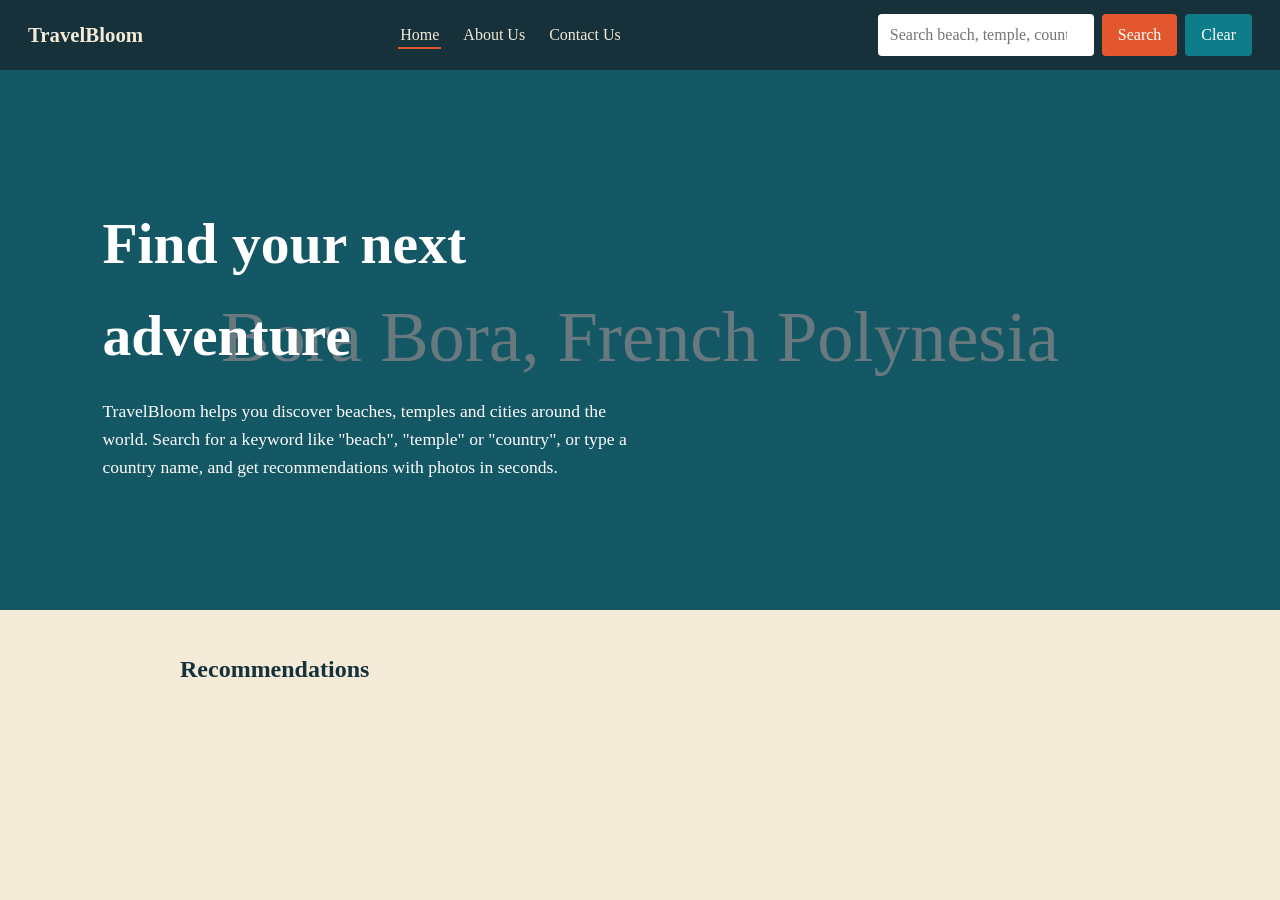
<file: index.html>
<!DOCTYPE html>
<html lang="en"><head><meta charset="UTF-8"><meta name="viewport" content="width=device-width, initial-scale=1">
<title>TravelBloom - Home</title><link rel="stylesheet" href="style.css"></head><body>
<nav>
  <span class="logo">TravelBloom</span>
  <ul>
    <li><a href="index.html" class="active">Home</a></li>
    <li><a href="about.html" >About Us</a></li>
    <li><a href="contact.html" >Contact Us</a></li>
  </ul>
  <div class="search"><input id="searchInput" type="search" placeholder="Search beach, temple, country" aria-label="Search destinations"><button id="searchBtn" type="button">Search</button><button id="clearBtn" class="secondary" type="button">Clear</button></div>
</nav>
<header class="hero"><h1>Find your next adventure</h1>
<p>TravelBloom helps you discover beaches, temples and cities around the world. Search for a keyword like "beach", "temple" or "country", or type a country name, and get recommendations with photos in seconds.</p></header>
<main><h2>Recommendations</h2><section id="results" aria-live="polite"></section></main>
<script src="script.js"></script></body></html>
</file>
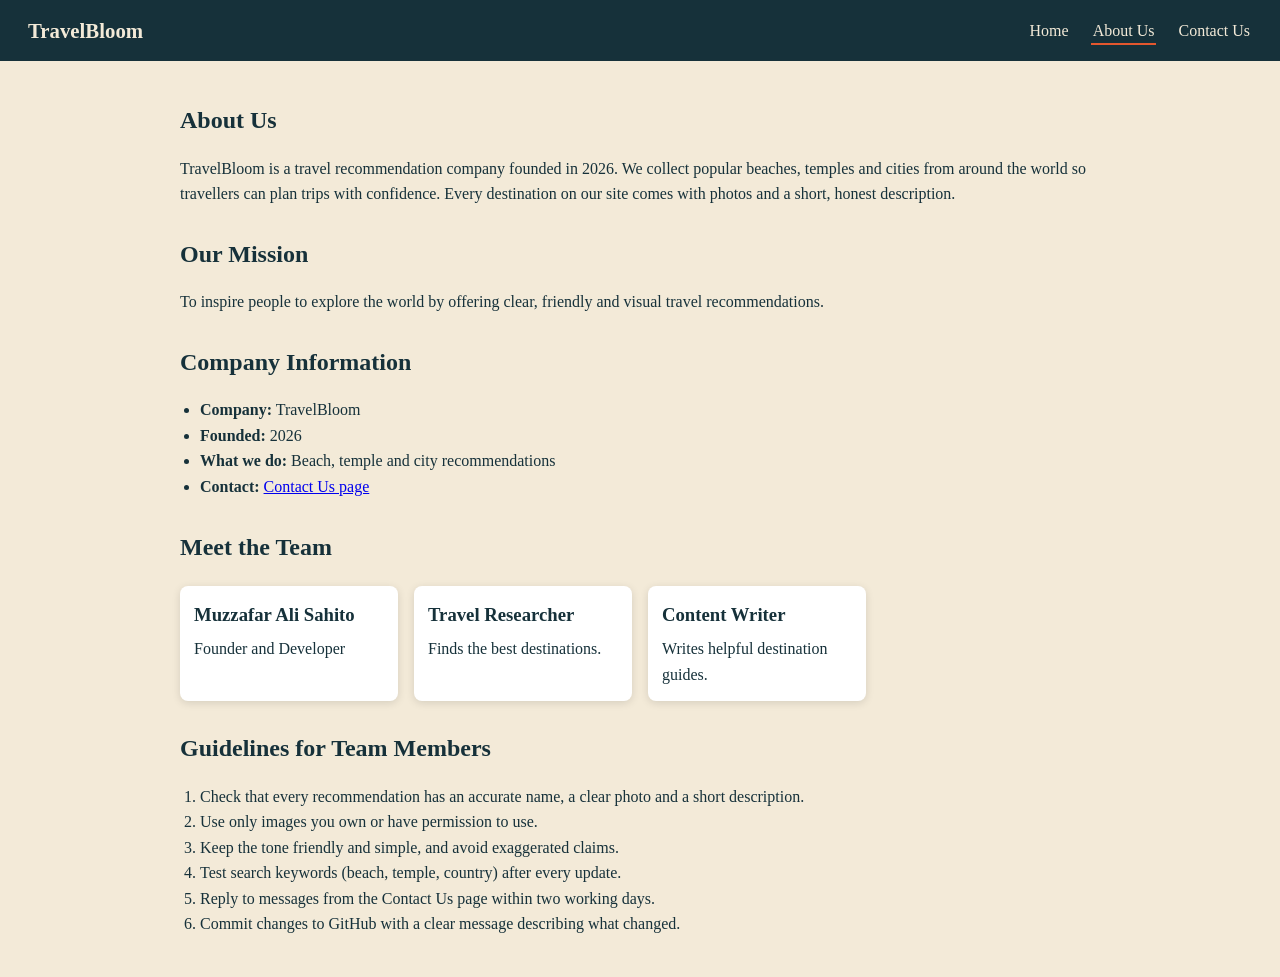
<file: about.html>
<!DOCTYPE html>
<html lang="en"><head><meta charset="UTF-8"><meta name="viewport" content="width=device-width, initial-scale=1">
<title>TravelBloom - About Us</title><link rel="stylesheet" href="style.css"></head><body>
<nav>
  <span class="logo">TravelBloom</span>
  <ul>
    <li><a href="index.html" >Home</a></li>
    <li><a href="about.html" class="active">About Us</a></li>
    <li><a href="contact.html" >Contact Us</a></li>
  </ul>
  
</nav>
<main>
<h2>About Us</h2>
<p>TravelBloom is a travel recommendation company founded in 2026. We collect popular beaches, temples and cities from around the world so travellers can plan trips with confidence. Every destination on our site comes with photos and a short, honest description.</p>

<h2 style="margin-top:28px">Our Mission</h2>
<p>To inspire people to explore the world by offering clear, friendly and visual travel recommendations.</p>

<h2 style="margin-top:28px">Company Information</h2>
<ul style="margin-left:20px">
<li><strong>Company:</strong> TravelBloom</li>
<li><strong>Founded:</strong> 2026</li>
<li><strong>What we do:</strong> Beach, temple and city recommendations</li>
<li><strong>Contact:</strong> <a href="contact.html">Contact Us page</a></li>
</ul>

<h2 style="margin-top:28px">Meet the Team</h2>
<div class="team">
<div class="card"><div><h3>Muzzafar Ali Sahito</h3><p>Founder and Developer</p></div></div>
<div class="card"><div><h3>Travel Researcher</h3><p>Finds the best destinations.</p></div></div>
<div class="card"><div><h3>Content Writer</h3><p>Writes helpful destination guides.</p></div></div>
</div>

<h2 style="margin-top:28px">Guidelines for Team Members</h2>
<ol style="margin-left:20px">
<li>Check that every recommendation has an accurate name, a clear photo and a short description.</li>
<li>Use only images you own or have permission to use.</li>
<li>Keep the tone friendly and simple, and avoid exaggerated claims.</li>
<li>Test search keywords (beach, temple, country) after every update.</li>
<li>Reply to messages from the Contact Us page within two working days.</li>
<li>Commit changes to GitHub with a clear message describing what changed.</li>
</ol>
</main></body></html>
</file>
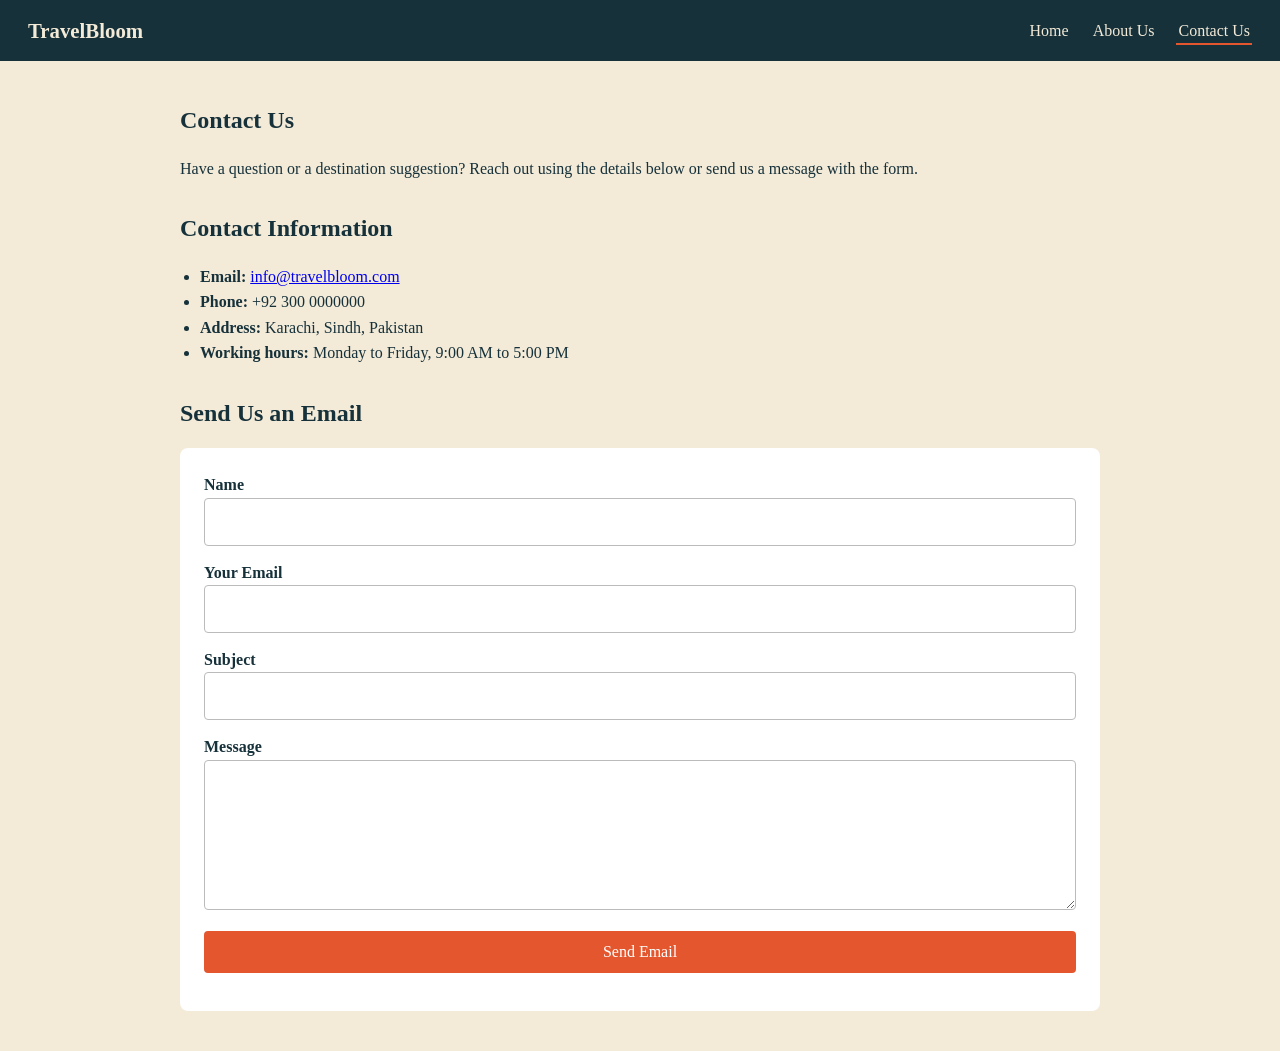
<file: contact.html>
<!DOCTYPE html>
<html lang="en"><head><meta charset="UTF-8"><meta name="viewport" content="width=device-width, initial-scale=1">
<title>TravelBloom - Contact Us</title><link rel="stylesheet" href="style.css"></head><body>
<nav>
  <span class="logo">TravelBloom</span>
  <ul>
    <li><a href="index.html">Home</a></li>
    <li><a href="about.html">About Us</a></li>
    <li><a href="contact.html" class="active">Contact Us</a></li>
  </ul>
</nav>
<main>
<h2>Contact Us</h2>
<p>Have a question or a destination suggestion? Reach out using the details below or send us a message with the form.</p>

<h2 style="margin-top:28px">Contact Information</h2>
<ul style="margin-left:20px">
<li><strong>Email:</strong> <a href="mailto:info@travelbloom.com">info@travelbloom.com</a></li>
<li><strong>Phone:</strong> +92 300 0000000</li>
<li><strong>Address:</strong> Karachi, Sindh, Pakistan</li>
<li><strong>Working hours:</strong> Monday to Friday, 9:00 AM to 5:00 PM</li>
</ul>

<h2 style="margin-top:28px">Send Us an Email</h2>
<form id="contactForm">
<div><label for="name">Name</label><input id="name" name="name" required></div>
<div><label for="email">Your Email</label><input id="email" name="email" type="email" required></div>
<div><label for="subject">Subject</label><input id="subject" name="subject" required></div>
<div><label for="message">Message</label><textarea id="message" name="message" rows="5" required></textarea></div>
<button type="submit">Send Email</button>
<p id="thanks" role="status"></p>
</form>
</main>
<script>
document.getElementById('contactForm').addEventListener('submit', function (e) {
  e.preventDefault();
  var n = this.name.value, em = this.email.value, s = this.subject.value, m = this.message.value;
  var body = encodeURIComponent('Name: ' + n + '\nEmail: ' + em + '\n\n' + m);
  document.getElementById('thanks').textContent = 'Thank you! Opening your email app...';
  window.location.href = 'mailto:info@travelbloom.com?subject=' + encodeURIComponent(s) + '&body=' + body;
});
</script>
</body></html>
</file>
<file: style.css>
:root{--ink:#16313a;--sea:#0f7c8a;--sand:#f3ead8;--coral:#e4572e;--white:#fff}
*{box-sizing:border-box;margin:0;padding:0}
body{font-family:Georgia,serif;color:var(--ink);background:var(--sand);line-height:1.6}
nav{display:flex;flex-wrap:wrap;align-items:center;justify-content:space-between;gap:12px;padding:14px 28px;background:var(--ink);position:sticky;top:0;z-index:10}
nav .logo{color:var(--sand);font-size:1.3rem;font-weight:bold}
nav ul{display:flex;gap:20px;list-style:none}
nav a{color:var(--sand);text-decoration:none;padding:4px 2px;border-bottom:2px solid transparent}
nav a:hover,nav a.active,nav a:focus-visible{border-color:var(--coral)}
.search{display:flex;gap:8px}
.search input{padding:8px 12px;border:none;border-radius:4px;min-width:200px;font:inherit}
button{padding:8px 16px;border:none;border-radius:4px;background:var(--coral);color:#fff;font:inherit;cursor:pointer}
button.secondary{background:var(--sea)}
button:focus-visible,input:focus-visible,textarea:focus-visible{outline:3px solid #ffd166}
.hero{min-height:60vh;display:flex;flex-direction:column;justify-content:center;padding:60px 8vw;background:linear-gradient(rgba(22,49,58,.65),rgba(22,49,58,.65)),url(images/bora.svg) center/cover;color:#fff}
.hero h1{font-size:clamp(2rem,6vw,3.6rem);max-width:16ch}
.hero p{max-width:60ch;margin-top:14px;font-size:1.1rem}
main{max-width:960px;margin:0 auto;padding:40px 20px}
#results{display:grid;grid-template-columns:repeat(auto-fill,minmax(260px,1fr));gap:20px}
.card{background:#fff;border-radius:8px;overflow:hidden;box-shadow:0 2px 8px rgba(0,0,0,.12)}
.card img{width:100%;height:180px;object-fit:cover;display:block}
.card div{padding:14px}
.card h3{margin-bottom:6px}
.msg{grid-column:1/-1}
h2{margin-bottom:16px}
.team{display:grid;grid-template-columns:repeat(auto-fill,minmax(200px,1fr));gap:16px;margin-top:20px}
form{display:grid;gap:14px;background:#fff;padding:24px;border-radius:8px}
label{font-weight:bold}
input,textarea{width:100%;padding:10px;border:1px solid #bbb;border-radius:4px;font:inherit}
@media(max-width:640px){nav{padding:12px}}
</file>
